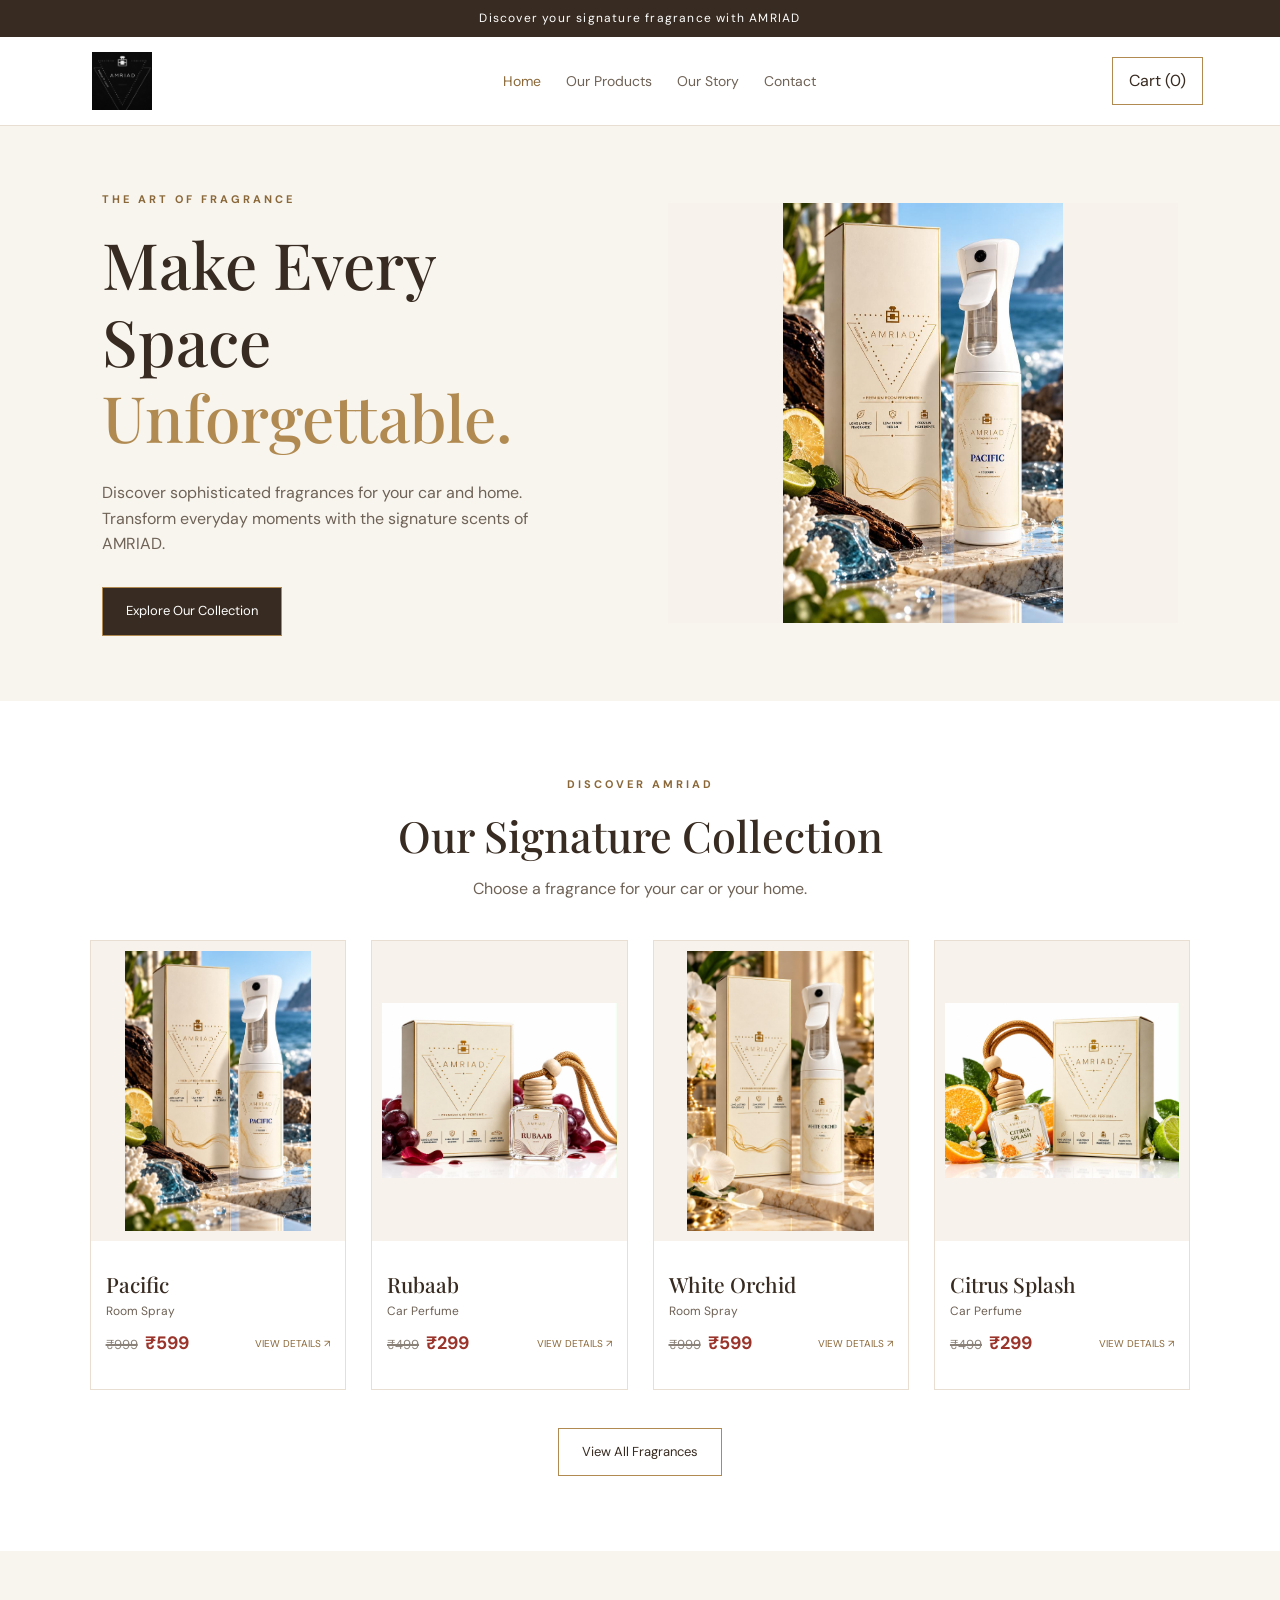
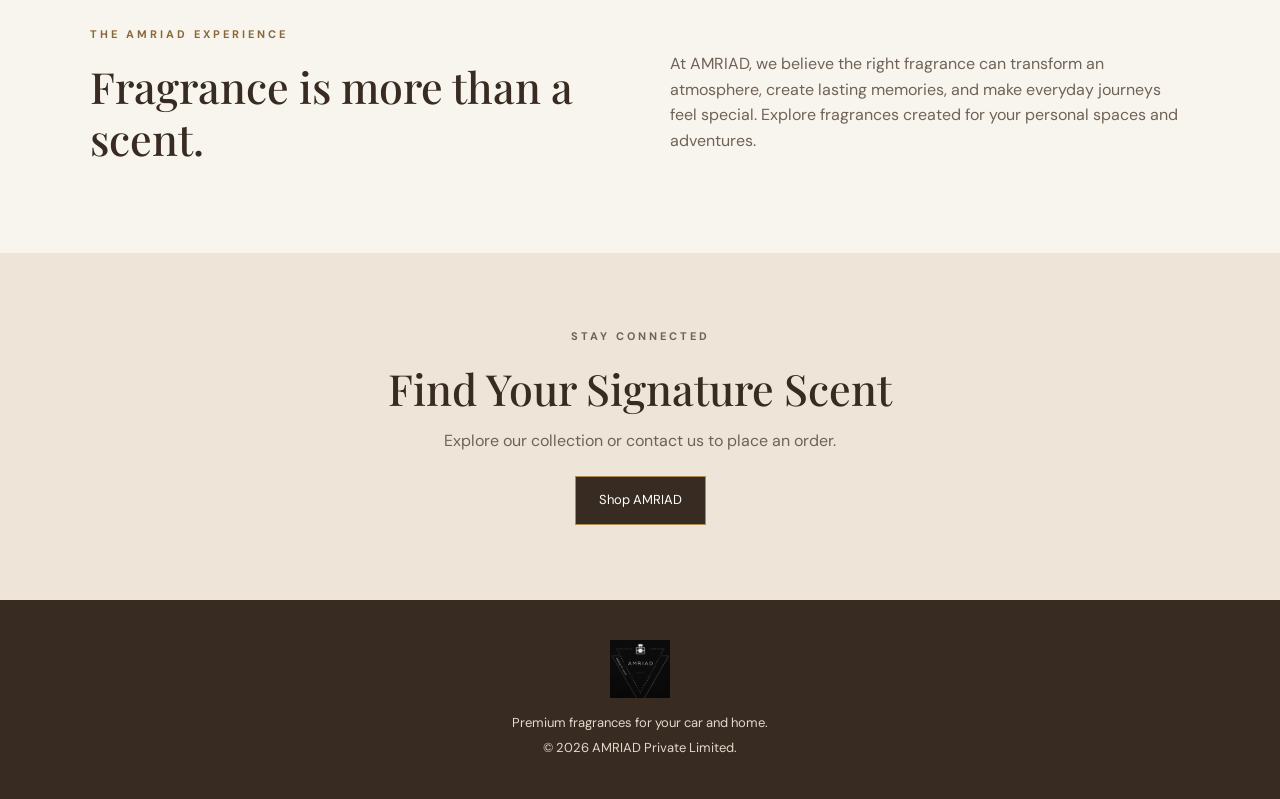
<file: index.html>
<!DOCTYPE html>
<html lang="en">
<head>
  <meta charset="UTF-8">
  <meta name="viewport" content="width=device-width, initial-scale=1.0">
  <meta name="description" content="Discover premium car perfumes and room sprays from AMRIAD.">
  <title>AMRIAD | Premium Fragrances</title>
  <link rel="stylesheet" href="style.css">
  <script src="script.js" defer></script>
</head>
<body>
  <div class="announcement">Discover your signature fragrance with AMRIAD</div>

  <header class="navbar">
    <a href="index.html" class="brand" aria-label="AMRIAD home">
      <img src="images/amriad-logo.png" alt="AMRIAD logo"
           onerror="this.style.display='none';this.nextElementSibling.style.display='inline-block'">
      <span class="brand-fallback">AMRIAD<span class="registered">®</span></span>
    </a>
    <nav>
      <a href="index.html" class="active">Home</a>
      <a href="products.html">Our Products</a>
      <a href="#story">Our Story</a>
      <a href="#contact">Contact</a>
    </nav>
    <button class="cart-button" onclick="openCart()">Cart (<span id="cartCount">0</span>)</button>
  </header>

  <main>
    <section class="hero">
      <div class="hero-content">
        <p class="eyebrow">THE ART OF FRAGRANCE</p>
        <h1>Make Every Space<br><span>Unforgettable.</span></h1>
        <p class="hero-description">
          Discover sophisticated fragrances for your car and home.
          Transform everyday moments with the signature scents of AMRIAD.
        </p>
        <a href="products.html" class="primary-button">Explore Our Collection</a>
      </div>
      <div class="hero-image">
        <img src="images/pacific-room.jpg" alt="AMRIAD Pacific room spray"
          onerror="this.onerror=null;this.src='images/product-placeholder.svg'">
      </div>
    </section>

    <section class="featured section-padding">
      <div class="section-heading">
        <p class="eyebrow">DISCOVER AMRIAD</p>
        <h2>Our Signature Collection</h2>
        <p>Choose a fragrance for your car or your home.</p>
      </div>
      <div class="product-grid" id="featuredProducts"></div>
      <div class="center-button">
        <a href="products.html" class="outline-button">View All Fragrances</a>
      </div>
    </section>

    <section class="story section-padding" id="story">
      <div>
        <p class="eyebrow">THE AMRIAD EXPERIENCE</p>
        <h2>Fragrance is more than a scent.</h2>
      </div>
      <p>
        At AMRIAD, we believe the right fragrance can transform an atmosphere,
        create lasting memories, and make everyday journeys feel special.
        Explore fragrances created for your personal spaces and adventures.
      </p>
    </section>

    <section class="contact section-padding" id="contact">
      <p class="eyebrow">STAY CONNECTED</p>
      <h2>Find Your Signature Scent</h2>
      <p>Explore our collection or contact us to place an order.</p>
      <a href="products.html" class="primary-button">Shop AMRIAD</a>
    </section>
  </main>

  <footer>
    <a href="index.html" class="brand footer-brand">
      <img src="images/amriad-logo.png" alt="AMRIAD logo"
           onerror="this.style.display='none';this.nextElementSibling.style.display='inline-block'">
      <span class="brand-fallback">AMRIAD<span class="registered">®</span></span>
    </a>
    <p>Premium fragrances for your car and home.</p>
    <p>© <span id="year"></span> AMRIAD Private Limited.</p>
  </footer>

  <div class="cart-overlay" id="cartOverlay" onclick="closeCart()"></div>
  <aside class="cart-drawer" id="cartDrawer" aria-label="Shopping cart">
    <div class="cart-header">
      <h2>Your Cart</h2>
      <button onclick="closeCart()" class="close-button" aria-label="Close cart">×</button>
    </div>
    <div id="cartItems"></div>
    <div id="cartEmpty" class="cart-empty">Your cart is waiting for something special.</div>
    <div id="cartFooter" class="cart-footer" hidden>
      <h3>Subtotal: <span id="cartSubtotal">₹0</span></h3>
      <button class="primary-button full-button" onclick="checkoutWhatsApp()">Order on WhatsApp</button>
    </div>
  </aside>
</body>
</html>
</file>
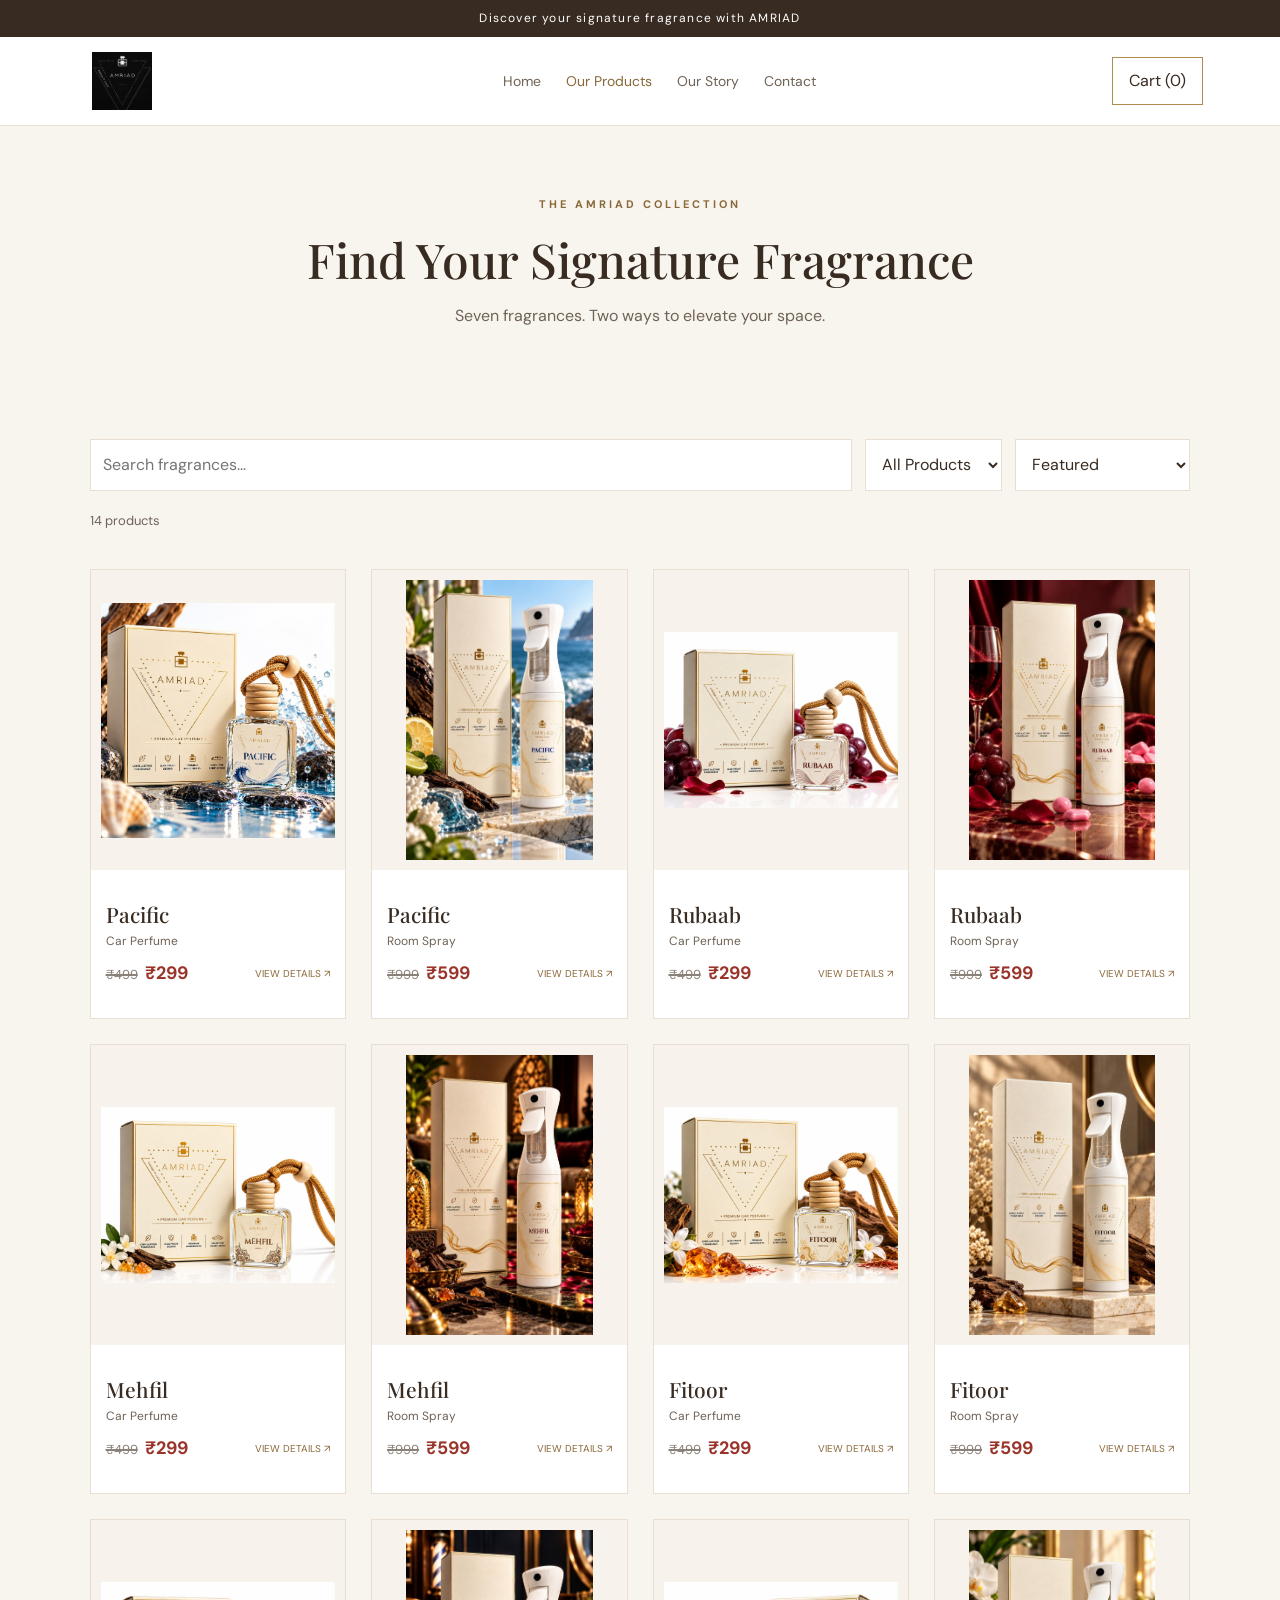
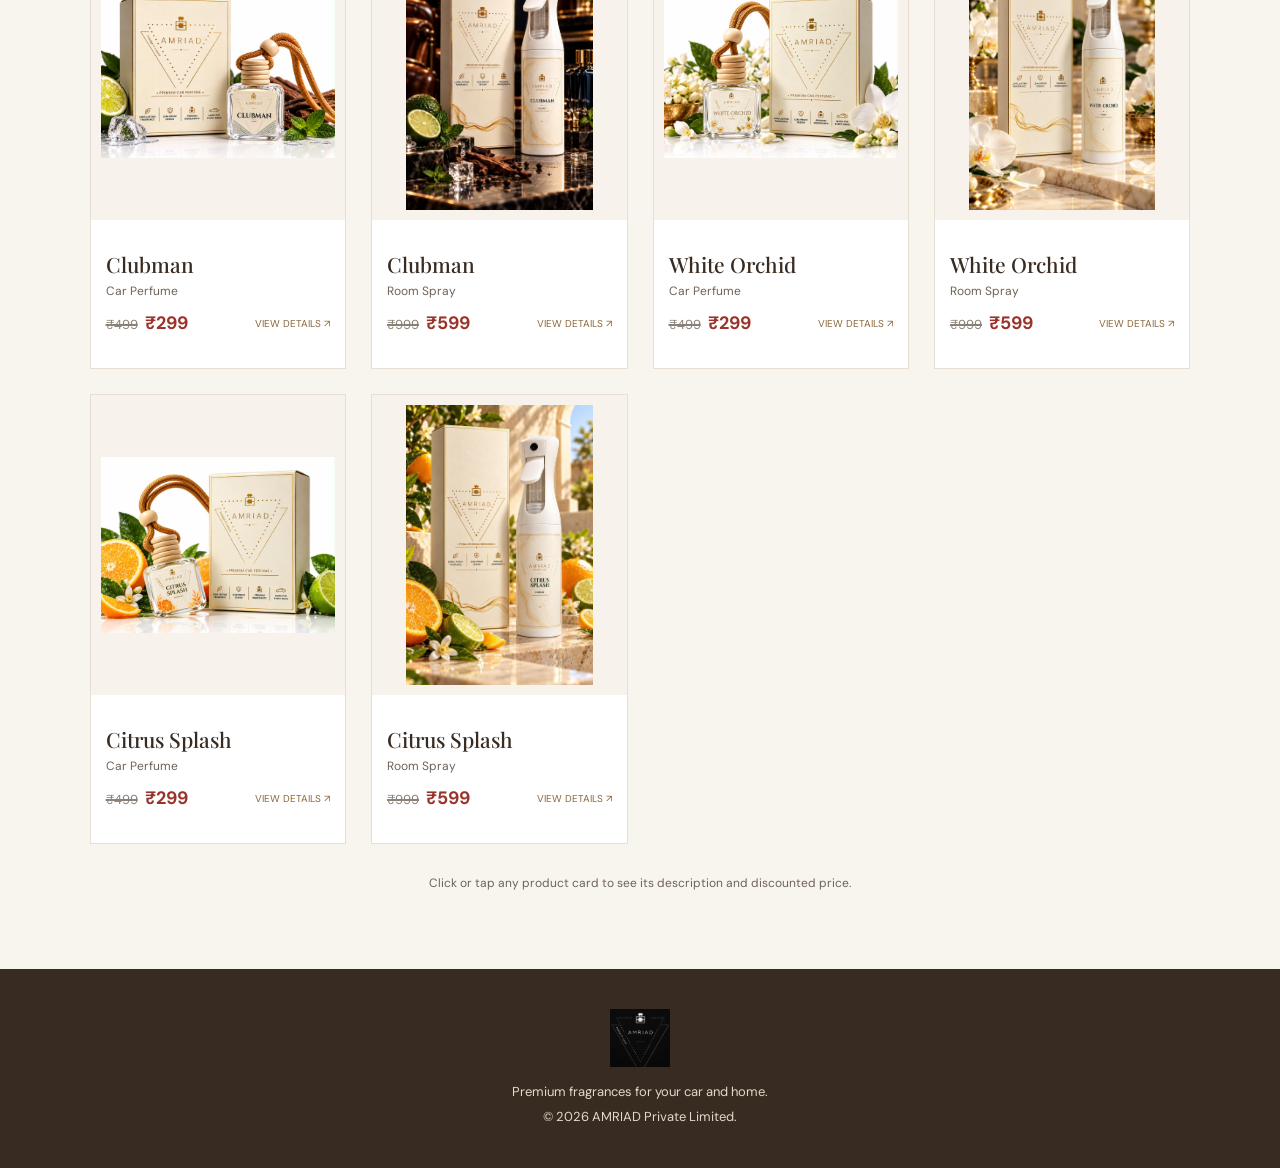
<file: products.html>
<!DOCTYPE html>
<html lang="en">
<head>
  <meta charset="UTF-8">
  <meta name="viewport" content="width=device-width, initial-scale=1.0">
  <meta name="description" content="Shop AMRIAD car perfumes and room sprays.">
  <title>Our Fragrances | AMRIAD</title>
  <link rel="stylesheet" href="style.css">
  <script src="script.js" defer></script>
</head>
<body>
  <div class="announcement">Discover your signature fragrance with AMRIAD</div>

  <header class="navbar">
    <a href="index.html" class="brand" aria-label="AMRIAD home">
      <img src="images/amriad-logo.png" alt="AMRIAD logo"
           onerror="this.style.display='none';this.nextElementSibling.style.display='inline-block'">
      <span class="brand-fallback">AMRIAD<span class="registered">®</span></span>
    </a>
    <nav>
      <a href="index.html">Home</a>
      <a href="products.html" class="active">Our Products</a>
      <a href="index.html#story">Our Story</a>
      <a href="index.html#contact">Contact</a>
    </nav>
    <button class="cart-button" onclick="openCart()">Cart (<span id="cartCount">0</span>)</button>
  </header>

  <main>
    <section class="products-banner">
      <p class="eyebrow">THE AMRIAD COLLECTION</p>
      <h1>Find Your Signature Fragrance</h1>
      <p>Seven fragrances. Two ways to elevate your space.</p>
    </section>

    <section class="products-section section-padding">
      <div class="product-controls">
        <input type="search" id="productSearch" placeholder="Search fragrances..." aria-label="Search fragrances">
        <select id="categoryFilter" aria-label="Filter products">
          <option value="all">All Products</option>
          <option value="car">Car Perfume</option>
          <option value="room">Room Spray</option>
        </select>
        <select id="sortProducts" aria-label="Sort products">
          <option value="default">Featured</option>
          <option value="low">Price: Low to High</option>
          <option value="high">Price: High to Low</option>
          <option value="az">Name: A to Z</option>
        </select>
      </div>
      <p class="product-count" id="productCount"></p>
      <div class="product-grid" id="productGrid"></div>
      <div id="emptyState" class="empty-state" hidden>No matching fragrances found. Try another search.</div>
      <p class="flip-hint">Click or tap any product card to see its description and discounted price.</p>
    </section>
  </main>

  <footer>
    <a href="index.html" class="brand footer-brand">
      <img src="images/amriad-logo.png" alt="AMRIAD logo"
           onerror="this.style.display='none';this.nextElementSibling.style.display='inline-block'">
      <span class="brand-fallback">AMRIAD<span class="registered">®</span></span>
    </a>
    <p>Premium fragrances for your car and home.</p>
    <p>© <span id="year"></span> AMRIAD Private Limited.</p>
  </footer>

  <div class="cart-overlay" id="cartOverlay" onclick="closeCart()"></div>
  <aside class="cart-drawer" id="cartDrawer" aria-label="Shopping cart">
    <div class="cart-header">
      <h2>Your Cart</h2>
      <button onclick="closeCart()" class="close-button" aria-label="Close cart">×</button>
    </div>
    <div id="cartItems"></div>
    <div id="cartEmpty" class="cart-empty">Your cart is waiting for something special.</div>
    <div id="cartFooter" class="cart-footer" hidden>
      <h3>Subtotal: <span id="cartSubtotal">₹0</span></h3>
      <button class="primary-button full-button" onclick="checkoutWhatsApp()">Order on WhatsApp</button>
    </div>
  </aside>
</body>
</html>
</file>
<file: style.css>
@import url('https://fonts.googleapis.com/css2?family=DM+Sans:wght@400;500;600;700&family=Playfair+Display:wght@400;500;600;700&display=swap');

:root {
  --cream: #f8f5ef;
  --white: #fff;
  --gold: #b08a50;
  --dark-gold: #8a6839;
  --brown: #382b21;
  --text: #6f6256;
  --border: #e8dfd2;
  --sale: #9a342b;
}
* { box-sizing: border-box; margin: 0; padding: 0; }
html { scroll-behavior: smooth; }
body { background: var(--cream); color: var(--brown); font-family: 'DM Sans', sans-serif; line-height: 1.6; }
a { color: inherit; text-decoration: none; }
button, input, select { font: inherit; }
button { cursor: pointer; }
[hidden] { display: none !important; }

.announcement { background: var(--brown); color: #fff; text-align: center; padding: 9px 15px; font-size: 12px; letter-spacing: 1.2px; }
.navbar { min-height: 80px; padding: 15px 6%; display: flex; align-items: center; justify-content: space-between; gap: 24px; background: var(--white); border-bottom: 1px solid var(--border); }
.brand { display: inline-flex; align-items: center; gap: 9px; min-width: 130px; }
.brand img {
  display: block;
  width: 90px;
  height: 58px;
  object-fit: contain;
  object-position: left center;
}
.brand-fallback { display: none; font-family: 'Playfair Display', serif; font-size: 28px; font-weight: 700; letter-spacing: 2px; }
.registered { font: 10px 'DM Sans', sans-serif; vertical-align: top; }
.navbar nav { display: flex; align-items: center; gap: 25px; }
.navbar nav a { color: var(--text); font-size: 14px; }
.navbar nav a:hover, .navbar nav a.active { color: var(--dark-gold); }
.cart-button { border: 1px solid var(--gold); background: transparent; padding: 10px 16px; color: var(--brown); white-space: nowrap; }

.hero { min-height: 560px; display: grid; grid-template-columns: 1fr 1fr; align-items: center; gap: 55px; padding: 65px 8%; }
.hero-content { max-width: 560px; }
.eyebrow { color: var(--dark-gold); letter-spacing: 3px; font-size: 11px; font-weight: 700; margin-bottom: 17px; }
h1, h2 { font-family: 'Playfair Display', serif; font-weight: 500; line-height: 1.2; }
.hero h1 { font-size: clamp(42px, 5vw, 68px); margin-bottom: 24px; }
.hero h1 span { color: var(--gold); }
.hero-description { color: var(--text); max-width: 490px; margin-bottom: 30px; }
.hero-image {
  height: 420px;
  overflow: hidden;
  background: #eee4d7;
}

.hero-image img {
  display: block;
  width: 100%;
  height: 100%;
  object-fit: contain;
}
.primary-button, .outline-button { display: inline-flex; align-items: center; justify-content: center; border: 1px solid var(--gold); padding: 13px 23px; font-size: 13px; transition: .25s; }
.primary-button { background: var(--brown); color: white; }
.primary-button:hover { background: var(--dark-gold); }
.outline-button { color: var(--brown); background: transparent; }
.outline-button:hover { background: var(--brown); color: white; }
.section-padding { padding: 75px 7%; }
.featured { background: #fff; }
.section-heading, .products-banner { text-align: center; }
.section-heading h2, .story h2, .contact h2 { font-size: clamp(30px, 4vw, 43px); margin-bottom: 14px; }
.section-heading > p:last-child, .products-banner > p:last-child, .contact > p { color: var(--text); }
.product-grid { display: grid; grid-template-columns: repeat(4, minmax(0, 1fr)); gap: 25px; margin-top: 38px; }
.product-card { min-width: 0; }
.flip-card { perspective: 1200px; height: 430px; cursor: pointer; outline-offset: 5px; }
.flip-card-inner { width: 100%; height: 100%; position: relative; transform-style: preserve-3d; transition: transform .7s cubic-bezier(.2,.7,.2,1); }
.flip-card.is-flipped .flip-card-inner { transform: rotateY(180deg); }
.flip-card-front, .flip-card-back { position: absolute; inset: 0; overflow: hidden; backface-visibility: hidden; -webkit-backface-visibility: hidden; border: 1px solid var(--border); background: var(--white); }
.flip-card-front { display: flex; flex-direction: column; }
.flip-card-front img { width: 100%; height: 285px; object-fit: cover; background: #eee6db; }
.front-info { padding: 15px; }
.front-info h3, .flip-card-back h3 { font-family: 'Playfair Display', serif; font-size: 21px; font-weight: 500; }
.product-type { color: var(--text); font-size: 12px; margin-top: 3px; }
.front-bottom { display: flex; align-items: center; justify-content: space-between; gap: 8px; margin-top: 9px; flex-wrap: wrap; }
.price-line { display: flex; align-items: baseline; gap: 7px; flex-wrap: wrap; }
.old-price { color: #8a8178; font-size: 13px; text-decoration: line-through; text-decoration-thickness: 1.5px; }
.sale-price { font-weight: 700; color: var(--sale); font-size: 18px; }
.flip-label { color: var(--dark-gold); font-size: 10px; }
.flip-card-back { transform: rotateY(180deg); background: #fffdf9; padding: 22px 19px; display: flex; flex-direction: column; justify-content: center; align-items: flex-start; }
.flip-card-back .eyebrow { font-size: 10px; margin-bottom: 10px; }
.flip-card-back h3 { font-size: 25px; margin-bottom: 6px; }
.back-description { color: var(--text); font-size: 13px; margin: 12px 0; }
.back-type { color: var(--dark-gold); font-size: 12px; font-weight: 700; }
.back-price { display: flex; align-items: baseline; gap: 8px; flex-wrap: wrap; margin: 10px 0 17px; }
.back-price .sale-price { font-size: 24px; }
.flip-card-back .primary-button { width: 100%; padding: 11px 8px; }
.flip-back-hint { margin-top: 13px; font-size: 11px; color: var(--text); align-self: center; }
.center-button { text-align: center; margin-top: 38px; }
.story { display: grid; grid-template-columns: 1fr 1fr; gap: 60px; align-items: center; }
.story > p { color: var(--text); }
.contact { text-align: center; background: #eee5d8; }
.contact .primary-button { margin-top: 22px; }
.products-banner { padding: 70px 20px 35px; }
.products-banner h1 { font-size: clamp(32px, 4vw, 48px); margin-bottom: 15px; }
.product-controls { display: flex; gap: 13px; margin-bottom: 20px; }
.product-controls input, .product-controls select { min-width: 0; padding: 12px; border: 1px solid var(--border); background: white; color: var(--brown); }
.product-controls input { flex: 1; }
.product-count { color: var(--text); font-size: 13px; }
.flip-hint { text-align: center; color: var(--text); font-size: 12px; margin-top: 30px; }
.empty-state { padding: 35px; text-align: center; color: var(--text); }
footer { padding: 40px 20px; text-align: center; background: var(--brown); color: white; }
.footer-brand { justify-content: center; margin-bottom: 10px; }
footer .brand-fallback { color: white; }
footer p { color: #e3d8c9; font-size: 13px; margin-top: 5px; }

.cart-overlay { position: fixed; inset: 0; background: rgba(0,0,0,.4); opacity: 0; visibility: hidden; z-index: 100; transition: .3s; }
.cart-overlay.open { opacity: 1; visibility: visible; }
.cart-drawer { position: fixed; top: 0; right: -450px; width: min(420px, 100%); height: 100%; padding: 24px; background: white; z-index: 101; overflow-y: auto; transition: right .3s; }
.cart-drawer.open { right: 0; }
.cart-header { display: flex; justify-content: space-between; align-items: center; padding-bottom: 20px; border-bottom: 1px solid var(--border); }
.cart-header h2 { font-size: 28px; }
.close-button { border: none; background: transparent; font-size: 30px; }
.cart-empty { padding: 25px 0; color: var(--text); }
.cart-row { display: flex; justify-content: space-between; gap: 15px; padding: 18px 0; border-bottom: 1px solid var(--border); }
.cart-row p { font-size: 13px; color: var(--text); }
.cart-row button { border: none; background: transparent; color: var(--dark-gold); padding: 3px; }
.cart-footer { padding-top: 20px; }
.cart-footer h3 { margin-bottom: 18px; }
.full-button { width: 100%; }

@media (max-width: 1000px) {
  .product-grid { grid-template-columns: repeat(3, minmax(0, 1fr)); }
  .navbar { padding-inline: 4%; }
  .navbar nav { gap: 15px; }
}
@media (max-width: 700px) {
  .navbar { flex-wrap: wrap; gap: 12px; }
  .navbar nav { order: 3; width: 100%; justify-content: center; flex-wrap: wrap; gap: 15px; }
  .brand img { height: 40px; max-width: 135px; }
  .brand-fallback { font-size: 23px; }
  .hero { grid-template-columns: 1fr; padding: 45px 6%; gap: 30px; }
  .hero-image { height: 320px; }
  .section-padding { padding: 55px 5%; }
  .product-grid { grid-template-columns: repeat(2, minmax(0, 1fr)); gap: 13px; }
  .flip-card { height: 375px; }
  .flip-card-front img { height: 210px; }
  .front-info { padding: 11px; }
  .front-info h3 { font-size: 17px; }
  .flip-card-back { padding: 14px; }
  .flip-card-back h3 { font-size: 21px; }
  .back-description { font-size: 12px; margin: 8px 0; }
  .product-controls { flex-wrap: wrap; }
  .product-controls input { flex-basis: 100%; }
  .product-controls select { flex: 1; width: 0; }
  .story { grid-template-columns: 1fr; gap: 20px; }
}
@media (max-width: 380px) {
  .flip-card { height: 355px; }
  .flip-card-front img { height: 180px; }
  .flip-label { font-size: 9px; }
}
@media (prefers-reduced-motion: reduce) { .flip-card-inner { transition: none; } }
/* =========================================
   AMRIAD - COMPLETE IMAGE FITTING CSS
   ========================================= */

/* 1. HOMEPAGE HERO IMAGE */
.hero-image {
  width: 100%;
  height: 420px;
  display: flex;
  align-items: center;
  justify-content: center;
  overflow: hidden;
  background-color: #f7f2eb;
}

.hero-image img {
  display: block;
  width: 100%;
  height: 100%;
  object-fit: contain;
  object-position: center;
}

/* 2. PRODUCT FLIP CARD */
.flip-card {
  width: 100%;
  height: 430px;
  perspective: 1200px;
  cursor: pointer;
}

.flip-card-inner {
  position: relative;
  width: 100%;
  height: 100%;
  transform-style: preserve-3d;
  transition: transform 0.7s ease;
}

.flip-card.is-flipped .flip-card-inner {
  transform: rotateY(180deg);
}

/* 3. FRONT AND BACK OF CARD */
.flip-card-front,
.flip-card-back {
  position: absolute;
  inset: 0;
  width: 100%;
  height: 100%;
  overflow: hidden;
  backface-visibility: hidden;
  -webkit-backface-visibility: hidden;
  border: 1px solid #e8dfd2;
  background-color: #ffffff;
}

.flip-card-front {
  display: flex;
  flex-direction: column;
}

/* 4. PRODUCT IMAGES */
.flip-card-front img {
  display: block;
  width: 100%;
  height: 270px;
  flex-shrink: 0;
  padding: 12px;
  object-fit: contain;
  object-position: center;
  background-color: #f7f2eb;
}

/* Product information below image */
.flip-card-front .front-info {
  flex: 1;
  min-height: 0;
  padding: 15px;
  display: flex;
  flex-direction: column;
  justify-content: center;
}

/* 5. BACK OF FLIP CARD */
.flip-card-back {
  transform: rotateY(180deg);
  display: flex;
  flex-direction: column;
  justify-content: center;
  align-items: flex-start;
  padding: 20px;
  background-color: #fffdf9;
  overflow-y: auto;
}

.flip-card-back img {
  max-width: 100%;
  height: auto;
  object-fit: contain;
}

/* 6. FEATURED PRODUCT IMAGES ON HOMEPAGE */
#featuredProducts .flip-card-front img {
  width: 100%;
  height: 270px;
  object-fit: contain;
  object-position: center;
}

/* 7. LOGO IMAGE */
.brand img {
  display: block;
  width: 90px;
  height: 58px;
  object-fit: contain;
  object-position: center;
}

/* Footer logo */
.footer-brand img {
  width: 90px;
  height: 58px;
  object-fit: contain;
}

/* 8. MOBILE RESPONSIVE IMAGE FITTING */
@media (max-width: 700px) {
  .hero-image {
    height: 340px;
  }

  .hero-image img {
    width: 100%;
    height: 100%;
    object-fit: contain;
  }

  .flip-card {
    height: 390px;
  }

  .flip-card-front img {
    height: 220px;
    padding: 8px;
    object-fit: contain;
  }

  #featuredProducts .flip-card-front img {
    height: 220px;
  }

  .brand img,
  .footer-brand img {
    width: 72px;
    height: 46px;
  }

  .flip-card-front .front-info {
    padding: 10px;
  }

  .flip-card-back {
    padding: 14px;
  }
}

/* 9. SMALL MOBILE SCREENS */
@media (max-width: 380px) {
  .hero-image {
    height: 290px;
  }

  .flip-card {
    height: 365px;
  }

  .flip-card-front img,
  #featuredProducts .flip-card-front img {
    height: 190px;
    padding: 6px;
  }
}

/* 10. TABLET SCREENS */
@media (min-width: 701px) and (max-width: 1024px) {
  .hero-image {
    height: 380px;
  }

  .flip-card-front img {
    height: 240px;
  }
}

/* 11. PREVENT IMAGES FROM OVERFLOWING */
img {
  max-width: 100%;
}

/* 12. KEEP IMAGE PROPORTIONS */
img {
  height: auto;
}

/* Restore fixed image heights where required */
.hero-image img,
.flip-card-front img,
.brand img,
.footer-brand img {
  height: 100%;
}

/* Explicit logo dimensions */
.brand img,
.footer-brand img {
  height: 58px;
}

@media (max-width: 700px) {

  .brand img,
  .footer-brand img {
    height: 46px;
  }
}
/* FIX: Product image and name overlapping */

.flip-card {
  height: 450px;
  overflow: hidden;
}

.flip-card-inner {
  height: 100%;
  position: relative;
}

.flip-card-front {
  display: flex;
  flex-direction: column;
  height: 100%;
  overflow: hidden;
  background: #ffffff;
}

/* Image stays in its own fixed-height area */
.flip-card-front img {
  display: block;
  width: 100%;
  height: 300px;
  min-height: 0;
  flex: 0 0 300px;
  padding: 10px;
  object-fit: contain;
  object-position: center;
  background: #f7f2eb;
}

/* Product name and price stay below image */
.flip-card-front .front-info {
  position: relative;
  z-index: 2;
  flex: 1 1 auto;
  min-height: 0;
  padding: 12px 15px;
  background: #ffffff;
  display: flex;
  flex-direction: column;
  justify-content: center;
}

.flip-card-front .front-info h3 {
  margin: 0;
  line-height: 1.3;
  overflow-wrap: anywhere;
}

.flip-card-front .product-type {
  margin-top: 4px;
}

.flip-card-front .front-bottom {
  margin-top: 8px;
}

/* Keep the back of the card aligned */
.flip-card-back {
  height: 100%;
  overflow-y: auto;
  box-sizing: border-box;
}

/* Mobile adjustments */
@media (max-width: 700px) {
  .flip-card {
    height: 400px;
  }

  .flip-card-front img {
    height: 230px;
    flex-basis: 230px;
    padding: 8px;
  }

  .flip-card-front .front-info {
    padding: 10px;
  }
}
</file>
